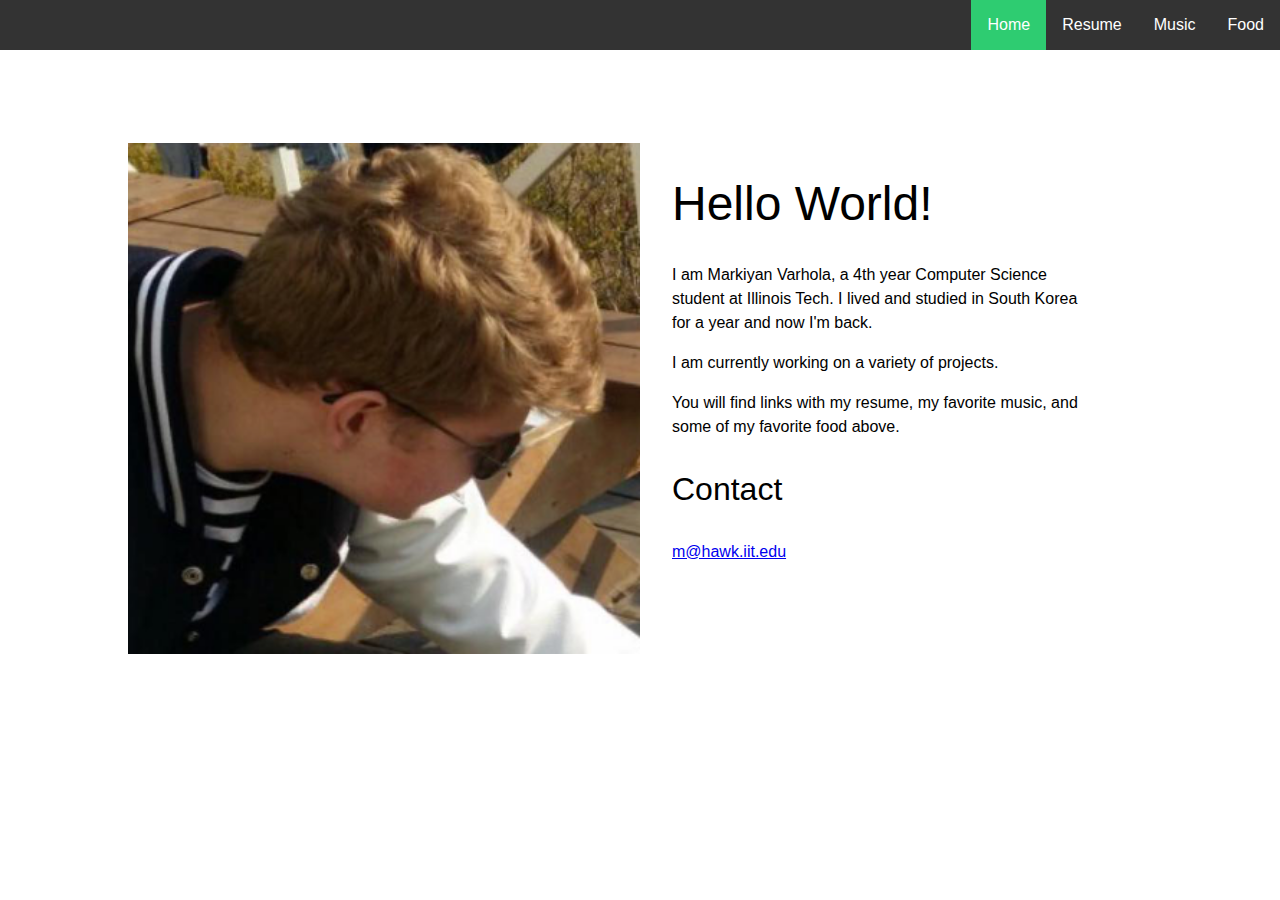
<file: index.html>
<!DOCTYPE html>
<html lang="en">
<head>
	<meta charset="UTF-8">
	<title>Markiyan Varhola</title>

  <link rel="stylesheet" type="text/css" href="css/normalize.css">
  <link rel="stylesheet" type="text/css" href="css/style.css">

</head>
<body>
  <nav id="header">
    <ul>
      <li><a href="food.html">Food</a></li>
      <li><a href="music.html">Music</a></li>
      <li><a href="resume.html">Resume</a></li>
      <li class='active'><a href="index.html">Home</a></li>
    </ul>
  </nav>

  <div id="content">
    <div class="item">
      <div class="left">
        <img src="img/profile.png" alt="Mark">
      </div>
      <div class="right">
        <h1>Hello World!</h1>
        <p>I am Markiyan Varhola, a 4th year Computer Science student at Illinois Tech. I lived and studied in South Korea for a year and now I'm back.
        </p>
        <p>
          I am currently working on a variety of projects.
        </p>
        <p>
          You will find links with my resume, my favorite music, and some of my favorite food above.
        </p>
        <h3>Contact</h3>
        <p><a href="mailto:m@hawk.iit.edu">m@hawk.iit.edu</a></p>
      </div>
    </div>
  </div>
</body>
</html>
</file>
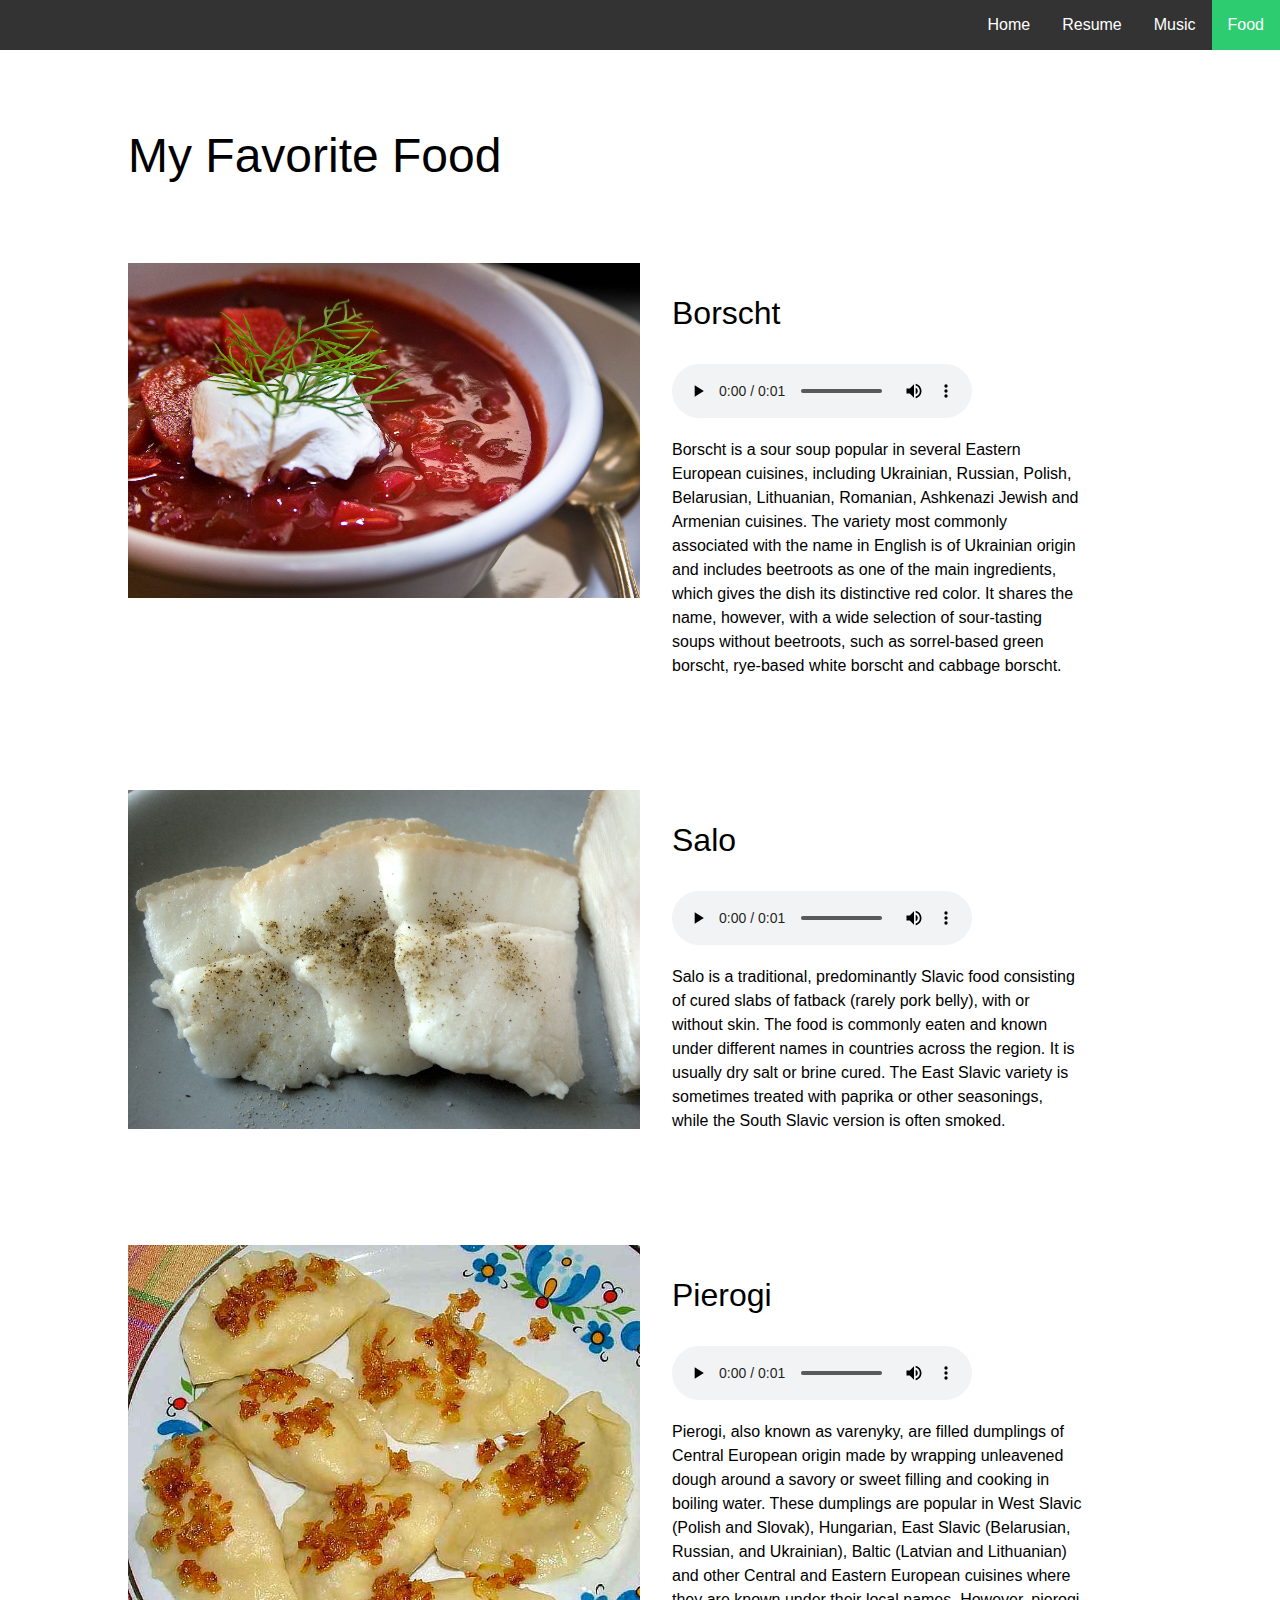
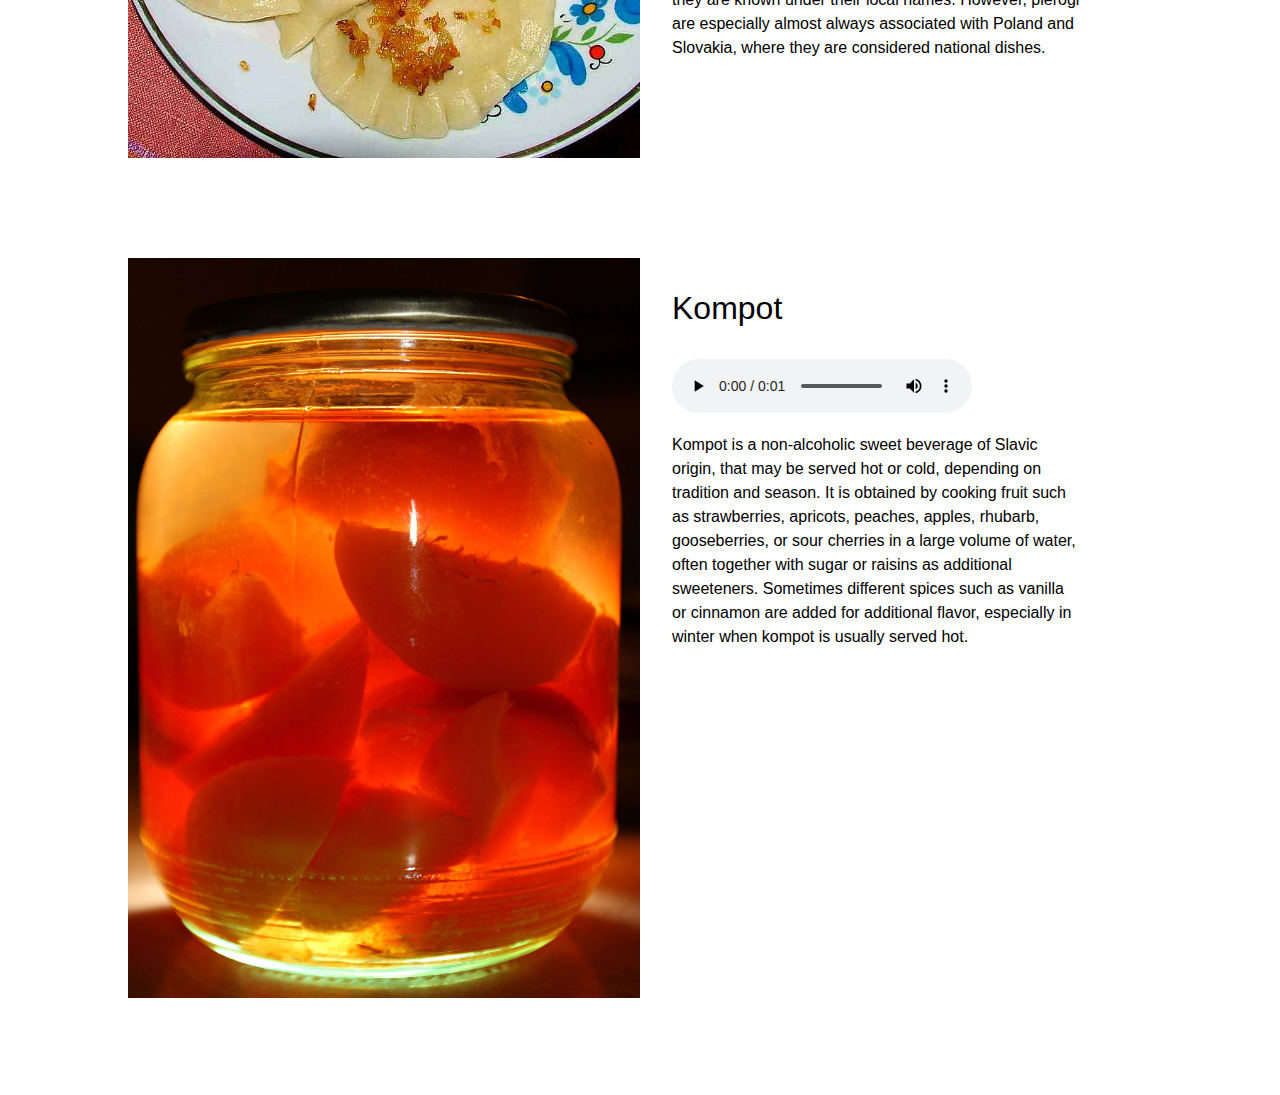
<file: food.html>
<!DOCTYPE html>
<html lang="en">
<head>
  <meta charset="UTF-8">
  <title>Markiyan Varhola</title>

  <link rel="stylesheet" type="text/css" href="css/normalize.css">
  <link rel="stylesheet" type="text/css" href="css/style.css">

</head>
<body>
  <nav id="header">
    <ul>
      <li class='active'><a href="food.html">Food</a></li>
      <li><a href="music.html">Music</a></li>
      <li><a href="resume.html">Resume</a></li>
      <li><a href="index.html">Home</a></li>
    </ul>
  </nav>

  <div id="content">
    <h1>My Favorite Food</h1>

    <div class="item">
      <div class='left'>
        <img src="img/borsch.jpg" alt="Borscht">
      </div>
      <div class='right'>
        <h3>Borscht</h3>

        <audio controls>
          <source src="sound/borscht.ogg" type="audio/ogg">
          Your browser does not support the audio tag.
        </audio>
        
        <p>Borscht is a sour soup popular in several Eastern European cuisines, including Ukrainian, Russian, Polish, Belarusian, Lithuanian, Romanian, Ashkenazi Jewish and Armenian cuisines. The variety most commonly associated with the name in English is of Ukrainian origin and includes beetroots as one of the main ingredients, which gives the dish its distinctive red color. It shares the name, however, with a wide selection of sour-tasting soups without beetroots, such as sorrel-based green borscht, rye-based white borscht and cabbage borscht.
        </p>
      </div>
    </div>



    <div class="item">
      <div class='left'>
        <img src="img/salo.jpg" alt="Salo">
      </div>
      <div class='right'>
        <h3>Salo</h3>

        <audio controls>
          <source src="sound/borscht.ogg" type="audio/ogg">
          Your browser does not support the audio tag.
        </audio>

        <p>Salo is a traditional, predominantly Slavic food consisting of cured slabs of fatback (rarely pork belly), with or without skin. The food is commonly eaten and known under different names in countries across the region. It is usually dry salt or brine cured. The East Slavic variety is sometimes treated with paprika or other seasonings, while the South Slavic version is often smoked.</p>
      </div>
    </div>


    <div class="item">
      <div class='left'>
        <img src="img/pierogi.jpg" alt="Pierogi">
      </div>
      <div class='right'>
        <h3>Pierogi</h3>

        <audio controls>
          <source src="sound/borscht.ogg" type="audio/ogg">
          Your browser does not support the audio tag.
        </audio>

        <p>Pierogi, also known as varenyky, are filled dumplings of Central European origin made by wrapping unleavened dough around a savory or sweet filling and cooking in boiling water. These dumplings are popular in West Slavic (Polish and Slovak), Hungarian, East Slavic (Belarusian, Russian, and Ukrainian), Baltic (Latvian and Lithuanian) and other Central and Eastern European cuisines where they are known under their local names. However, pierogi are especially almost always associated with Poland and Slovakia, where they are considered national dishes.</p>
      </div>
    </div>
    
    <div class="item">
      <div class='left'>
        <img src="img/kompot.jpg" alt="Kompot">
      </div>
      <div class='right'>
      <h3>Kompot</h3>

      <audio controls>
        <source src="sound/borscht.ogg" type="audio/ogg">
        Your browser does not support the audio tag.
      </audio>

        <p>Kompot is a non-alcoholic sweet beverage of Slavic origin, that may be served hot or cold, depending on tradition and season. It is obtained by cooking fruit such as strawberries, apricots, peaches, apples, rhubarb, gooseberries, or sour cherries in a large volume of water, often together with sugar or raisins as additional sweeteners. Sometimes different spices such as vanilla or cinnamon are added for additional flavor, especially in winter when kompot is usually served hot.</p>
      </div>
    </div>
  </div>

</body>
</html>
</file>
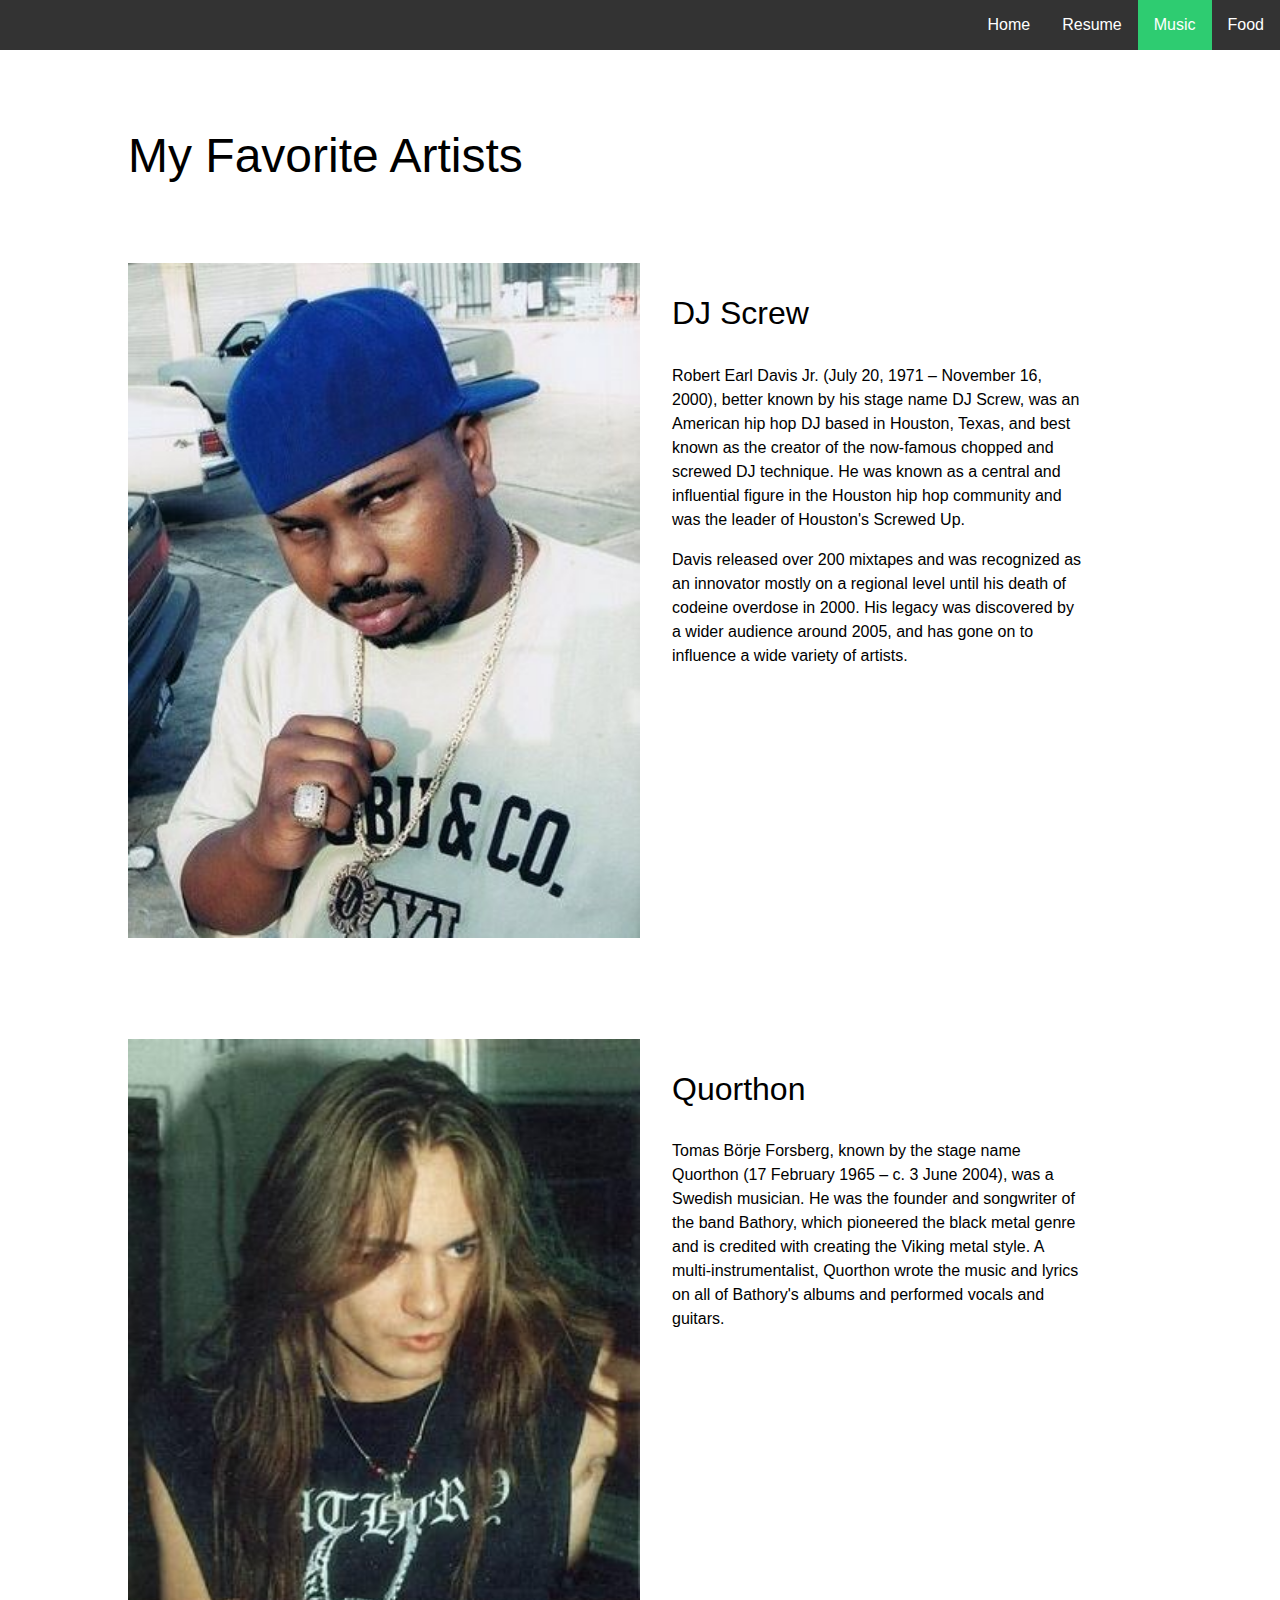
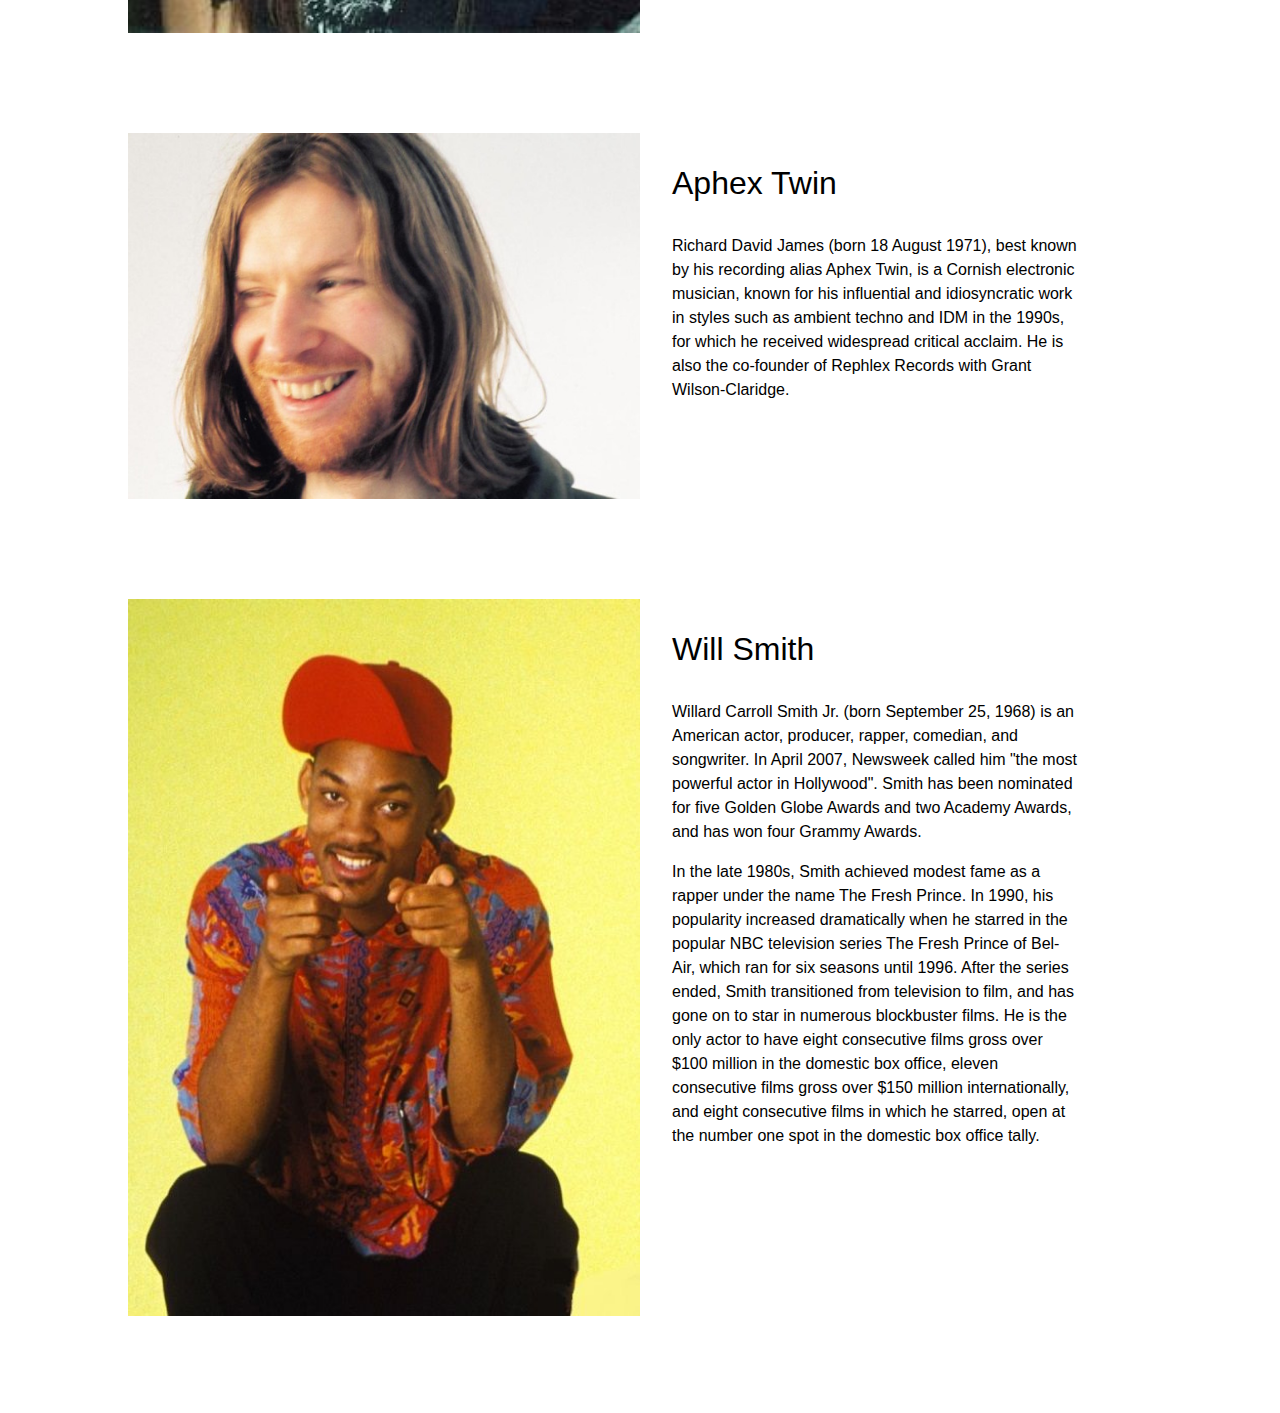
<file: music.html>
<!DOCTYPE html>
<html lang="en">
<head>
  <meta charset="UTF-8">
  <title>Markiyan Varhola</title>

  <link rel="stylesheet" type="text/css" href="css/normalize.css">
  <link rel="stylesheet" type="text/css" href="css/style.css">

</head>
<body>

  <nav id="header">
    <ul>
      <li><a href="food.html">Food</a></li>
      <li class='active'><a href="music.html">Music</a></li>
      <li><a href="resume.html">Resume</a></li>
      <li><a href="index.html">Home</a></li>
    </ul>
  </nav>



  <div id="content">
    <h1>My Favorite Artists</h1>

    <div class="item">
      <div class='left'>
        <img src="img/dj_screw.jpg" alt="DJ Screw">
      </div>
      <div class='right'>
        <h3>DJ Screw</h3>
        <p>Robert Earl Davis Jr. (July 20, 1971 – November 16, 2000), better known by his stage name DJ Screw, was an American hip hop DJ based in Houston, Texas, and best known as the creator of the now-famous chopped and screwed DJ technique. He was known as a central and influential figure in the Houston hip hop community and was the leader of Houston's Screwed Up.</p>
        <p>Davis released over 200 mixtapes and was recognized as an innovator mostly on a regional level until his death of codeine overdose in 2000. His legacy was discovered by a wider audience around 2005, and has gone on to influence a wide variety of artists.</p>
      </div>
    </div>

    <div class="item">
      <div class='left'>
        <img src="img/quorthon.jpg" alt="Quorthon">
      </div>
      <div class='right'>
        <h3>Quorthon</h3>
        <p>Tomas Börje Forsberg, known by the stage name Quorthon (17 February 1965 – c. 3 June 2004), was a Swedish musician. He was the founder and songwriter of the band Bathory, which pioneered the black metal genre and is credited with creating the Viking metal style. A multi-instrumentalist, Quorthon wrote the music and lyrics on all of Bathory's albums and performed vocals and guitars.</p>
      </div>
    </div>

    <div class="item">
      <div class='left'>
        <img src="img/aphex_twin.jpg" alt="Aphex Twin">
      </div>
      <div class='right'>
        <h3>Aphex Twin</h3>
        <p>Richard David James (born 18 August 1971), best known by his recording alias Aphex Twin, is a Cornish electronic musician, known for his influential and idiosyncratic work in styles such as ambient techno and IDM in the 1990s, for which he received widespread critical acclaim. He is also the co-founder of Rephlex Records with Grant Wilson-Claridge.</p>

      </div>
    </div>

    <div class="item">
      <div class='left'>
        <img src="img/will_smith.jpg" alt="Will Smith">

      </div>
      <div class='right'>
        <h3>Will Smith</h3>
        <p>Willard Carroll Smith Jr. (born September 25, 1968) is an American actor, producer, rapper, comedian, and songwriter. In April 2007, Newsweek called him "the most powerful actor in Hollywood". Smith has been nominated for five Golden Globe Awards and two Academy Awards, and has won four Grammy Awards.</p>

        <p>In the late 1980s, Smith achieved modest fame as a rapper under the name The Fresh Prince. In 1990, his popularity increased dramatically when he starred in the popular NBC television series The Fresh Prince of Bel-Air, which ran for six seasons until 1996. After the series ended, Smith transitioned from television to film, and has gone on to star in numerous blockbuster films. He is the only actor to have eight consecutive films gross over $100 million in the domestic box office, eleven consecutive films gross over $150 million internationally, and eight consecutive films in which he starred, open at the number one spot in the domestic box office tally.</p>
      </div>
    </div>
      
      

      

    


    </div>

</body>
</html>
</file>
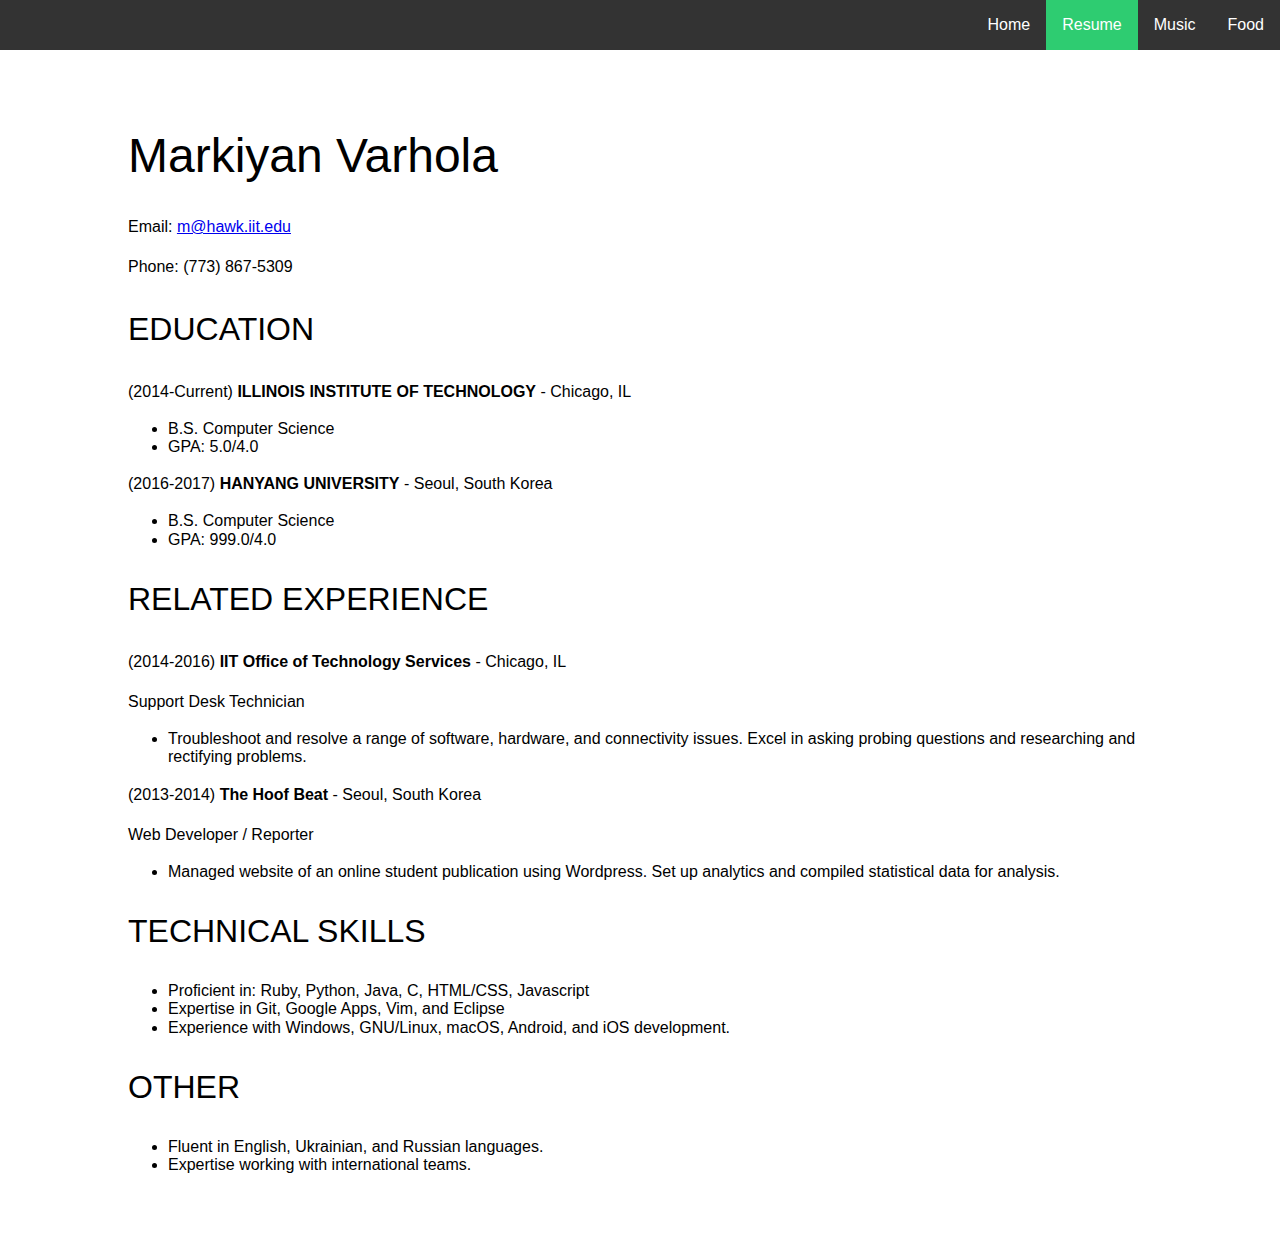
<file: resume.html>
<!DOCTYPE html>
<html lang="en">
<head>
  <meta charset="UTF-8">
  <title>Markiyan Varhola</title>

  <link rel="stylesheet" type="text/css" href="css/normalize.css">
  <link rel="stylesheet" type="text/css" href="css/style.css">

</head>
<body>
  <nav id="header">
    <ul>
      <li><a href="food.html">Food</a></li>
      <li><a href="music.html">Music</a></li>
      <li class='active'><a href="resume.html">Resume</a></li>
      <li><a href="index.html">Home</a></li>
    </ul>
  </nav>

  <div id="content">
    <div>

      <h1>Markiyan Varhola</h1>
      <p>Email: <a href="mailto:m@hawk.iit.edu">m@hawk.iit.edu</a></p>
      <p>Phone: (773) 867-5309</p>
      
      <h3>EDUCATION</h3>
      
      <p>(2014-Current) <b>ILLINOIS INSTITUTE OF TECHNOLOGY</b> - Chicago, IL</p>
      <ul>
        <li>B.S. Computer Science</li>
        <li>GPA: 5.0/4.0</li>
      </ul>
      
      <p>(2016-2017) <b>HANYANG UNIVERSITY</b> - Seoul, South Korea</p>
      <ul>
        <li>B.S. Computer Science</li>
        <li>GPA: 999.0/4.0</li>
      </ul>


      <h3>RELATED EXPERIENCE</h3>
      <p>(2014-2016) <b>IIT Office of Technology Services</b> - Chicago, IL</p>
      <p>Support Desk Technician</p>
      <ul>
        <li>Troubleshoot and resolve a range of software, hardware, and connectivity issues. Excel in asking probing questions and researching and rectifying problems.</li>
      </ul>
      
      <p>(2013-2014) <b>The Hoof Beat</b> - Seoul, South Korea</p>
      <p>Web Developer / Reporter</p>
      <ul>
        <li>Managed website of an online student publication using Wordpress. Set up analytics and compiled statistical data for analysis.</li>
      </ul>

      <h3>TECHNICAL SKILLS</h3>
      <ul>
        <li>Proficient in: Ruby, Python, Java, C, HTML/CSS, Javascript</li>
        <li>Expertise in Git, Google Apps, Vim, and Eclipse</li>
        <li>Experience with Windows, GNU/Linux, macOS, Android, and iOS development.</li>
      </ul>
      
      <h3>OTHER</h3>
      <ul>
        <li>Fluent in English, Ukrainian, and Russian languages.</li>
        <li>Expertise working with international teams.</li>
      </ul>
    </div>
  </div>
</body>
</html>
</file>
<file: css/style.css>
#content{
	margin:5vh auto;
	max-width: 80%;
  display: flex;
  flex-direction: column;
}

img{
	width:100%;
	margin:0;
}

.item{
	margin:3em 0;
	width:100%;
	display: flex;
	flex-flow: row wrap;


}

.left{
	width:50%;
	padding:0;
	float:left;

}

.right{
	width: 40%;
	display:block;
	padding:0 2em;
	float:left;
}


/* Nicer fonts */
h1 {
	font-family: "Helvetica Neue", Helvetica, Arial, sans-serif;
	font-size: 3em;
	font-style: normal;
	font-variant: normal;
	font-weight: 500;
}
h3 {
	font-family: "Helvetica Neue", Helvetica, Arial, sans-serif;
	font-size: 2em;
	font-style: normal;
	font-variant: normal;
	font-weight: 500;
}
p {
	font-family: "Helvetica Neue", Helvetica, Arial, sans-serif;
	font-size: 1em;
	font-style: normal;
	font-variant: normal;
	font-weight: 400;
	line-height: 1.5em;
}

ul li{
	font-family: "Helvetica Neue", Helvetica, Arial, sans-serif;
	font-size: 1em;
	font-style: normal;
	font-variant: normal;
	font-weight: 400;
}

/* Top horizontal nav pane*/

#header ul {
    list-style-type: none;
    margin: 0;
    padding: 0;
    overflow: hidden;
    background-color: #333;

    text-align: center;

}

#header li {
	float: right;
}

#header li a {
    display: block;
    color: white;
    text-align: center;
    padding: 1em;
    text-decoration: none;
}

/* Change the link color to #111 (black) on hover */
#header li a:hover {
    background-color: #222222;
}

.active{
	background-color: #2ecc71;
	color:white;
}
</file>
